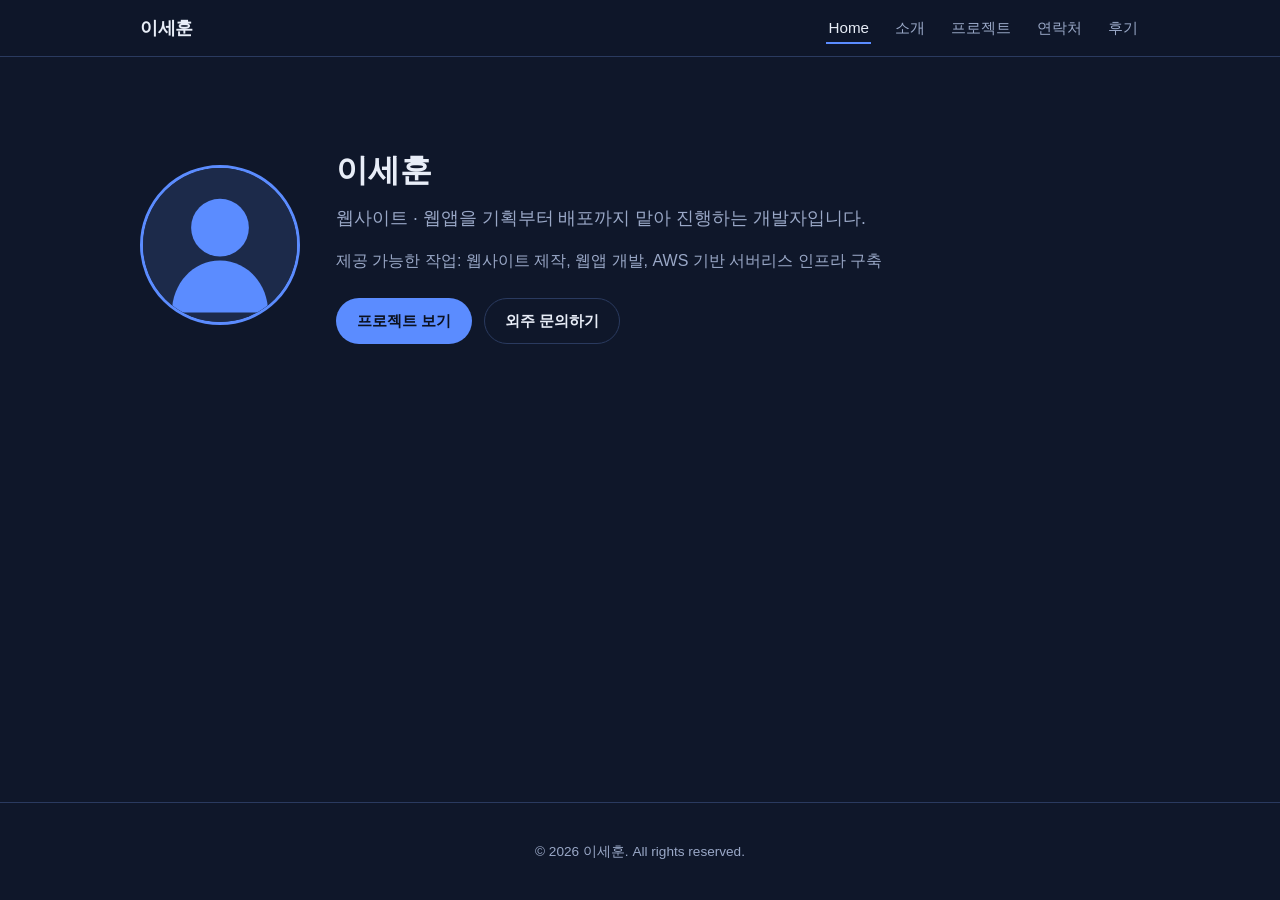
<file: index.html>
<!DOCTYPE html>
<html lang="ko">
<head>
  <meta charset="UTF-8" />
  <meta name="viewport" content="width=device-width, initial-scale=1.0" />
  <title>이세훈 | 자기소개</title>
  <link rel="stylesheet" href="css/style.css" />
</head>
<body data-page="home">
  <header class="site-header">
    <div class="nav-wrap">
      <a href="index.html" class="brand">이세훈</a>
      <button class="nav-toggle" aria-label="메뉴 열기">☰</button>
      <ul class="nav-links">
        <li><a href="index.html" data-page="home">Home</a></li>
        <li><a href="about.html" data-page="about">소개</a></li>
        <li><a href="projects.html" data-page="projects">프로젝트</a></li>
        <li><a href="contact.html" data-page="contact">연락처</a></li>
        <li><a href="reviews.html" data-page="reviews">후기</a></li>
      </ul>
    </div>
  </header>

  <main>
    <section class="hero">
      <img class="hero-photo" src="assets/profile-placeholder.svg" alt="이세훈 프로필 사진" />
      <div class="hero-text">
        <h1>이세훈</h1>
        <p class="hero-tagline">웹사이트 · 웹앱을 기획부터 배포까지 맡아 진행하는 개발자입니다.</p>
        <p class="hero-skills">제공 가능한 작업: 웹사이트 제작, 웹앱 개발, AWS 기반 서버리스 인프라 구축</p>
        <div class="btn-row">
          <a href="projects.html" class="btn btn-primary">프로젝트 보기</a>
          <a href="contact.html" class="btn btn-secondary">외주 문의하기</a>
        </div>
      </div>
    </section>
  </main>

  <footer class="site-footer">
    <p>&copy; 2026 이세훈. All rights reserved.</p>
  </footer>

  <script src="js/main.js"></script>
</body>
</html>
</file>
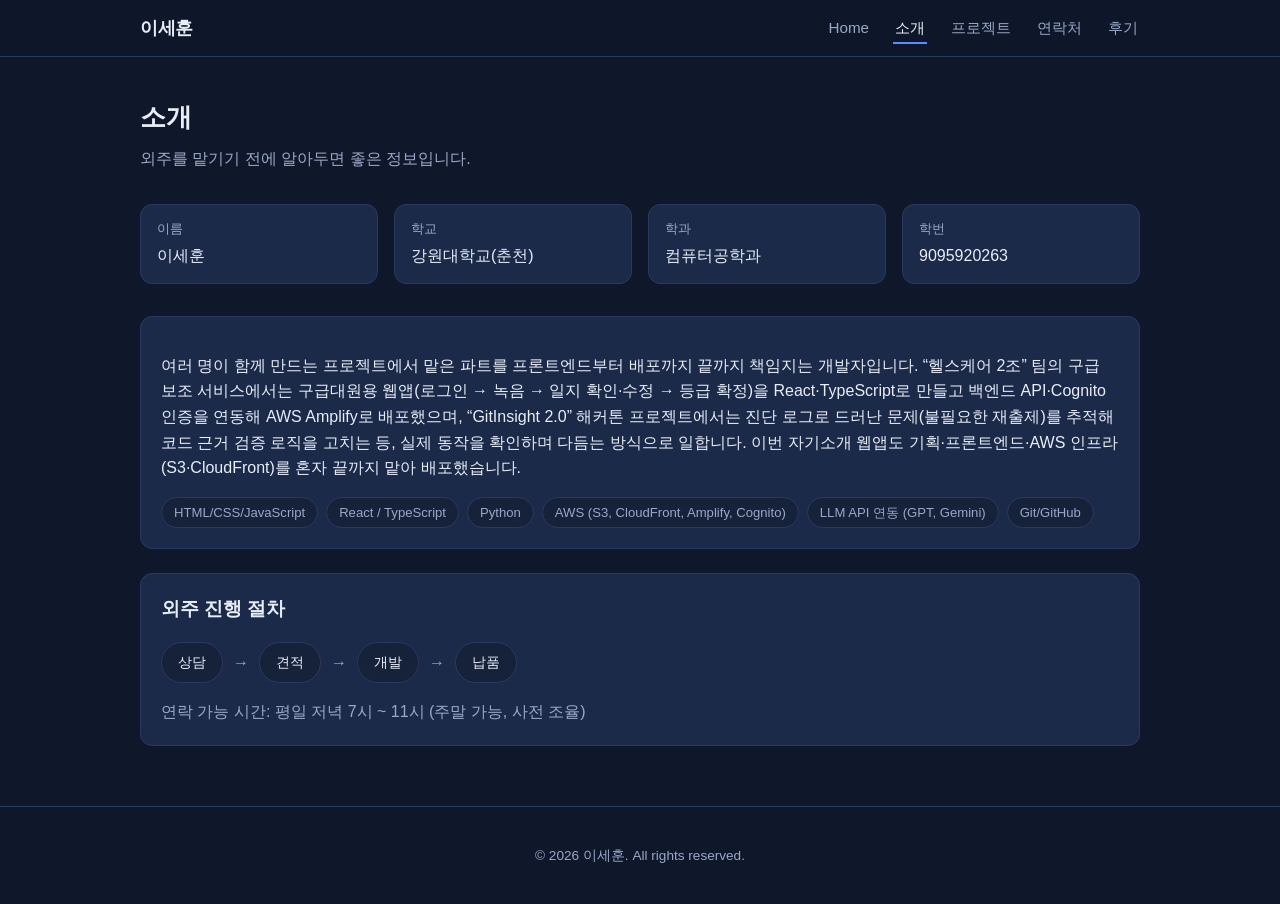
<file: about.html>
<!DOCTYPE html>
<html lang="ko">
<head>
  <meta charset="UTF-8" />
  <meta name="viewport" content="width=device-width, initial-scale=1.0" />
  <title>소개 | 이세훈</title>
  <link rel="stylesheet" href="css/style.css" />
</head>
<body data-page="about">
  <header class="site-header">
    <div class="nav-wrap">
      <a href="index.html" class="brand">이세훈</a>
      <button class="nav-toggle" aria-label="메뉴 열기">☰</button>
      <ul class="nav-links">
        <li><a href="index.html" data-page="home">Home</a></li>
        <li><a href="about.html" data-page="about">소개</a></li>
        <li><a href="projects.html" data-page="projects">프로젝트</a></li>
        <li><a href="contact.html" data-page="contact">연락처</a></li>
        <li><a href="reviews.html" data-page="reviews">후기</a></li>
      </ul>
    </div>
  </header>

  <main>
    <h1 class="section-title">소개</h1>
    <p class="section-subtitle">외주를 맡기기 전에 알아두면 좋은 정보입니다.</p>

    <div class="about-grid">
      <div class="about-meta">
        <div><span>이름</span>이세훈</div>
        <div><span>학교</span>강원대학교(춘천)</div>
        <div><span>학과</span>컴퓨터공학과</div>
        <div><span>학번</span>9095920263</div>
      </div>

      <div class="card">
        <p>
          여러 명이 함께 만드는 프로젝트에서 맡은 파트를 프론트엔드부터 배포까지 끝까지 책임지는 개발자입니다.
          &ldquo;헬스케어 2조&rdquo; 팀의 구급 보조 서비스에서는 구급대원용 웹앱(로그인 → 녹음 → 일지 확인·수정 → 등급 확정)을
          React·TypeScript로 만들고 백엔드 API·Cognito 인증을 연동해 AWS Amplify로 배포했으며,
          &ldquo;GitInsight 2.0&rdquo; 해커톤 프로젝트에서는 진단 로그로 드러난 문제(불필요한 재출제)를 추적해
          코드 근거 검증 로직을 고치는 등, 실제 동작을 확인하며 다듬는 방식으로 일합니다.
          이번 자기소개 웹앱도 기획·프론트엔드·AWS 인프라(S3·CloudFront)를 혼자 끝까지 맡아 배포했습니다.
        </p>
        <div class="tag-list">
          <span class="tag">HTML/CSS/JavaScript</span>
          <span class="tag">React / TypeScript</span>
          <span class="tag">Python</span>
          <span class="tag">AWS (S3, CloudFront, Amplify, Cognito)</span>
          <span class="tag">LLM API 연동 (GPT, Gemini)</span>
          <span class="tag">Git/GitHub</span>
        </div>
      </div>

      <div class="card">
        <h3 style="margin-top:0;">외주 진행 절차</h3>
        <div class="process-steps">
          <span class="process-step">상담</span>
          <span class="process-arrow">→</span>
          <span class="process-step">견적</span>
          <span class="process-arrow">→</span>
          <span class="process-step">개발</span>
          <span class="process-arrow">→</span>
          <span class="process-step">납품</span>
        </div>
        <p class="section-subtitle" style="margin-bottom:0;">연락 가능 시간: 평일 저녁 7시 ~ 11시 (주말 가능, 사전 조율)</p>
      </div>
    </div>
  </main>

  <footer class="site-footer">
    <p>&copy; 2026 이세훈. All rights reserved.</p>
  </footer>

  <script src="js/main.js"></script>
</body>
</html>
</file>
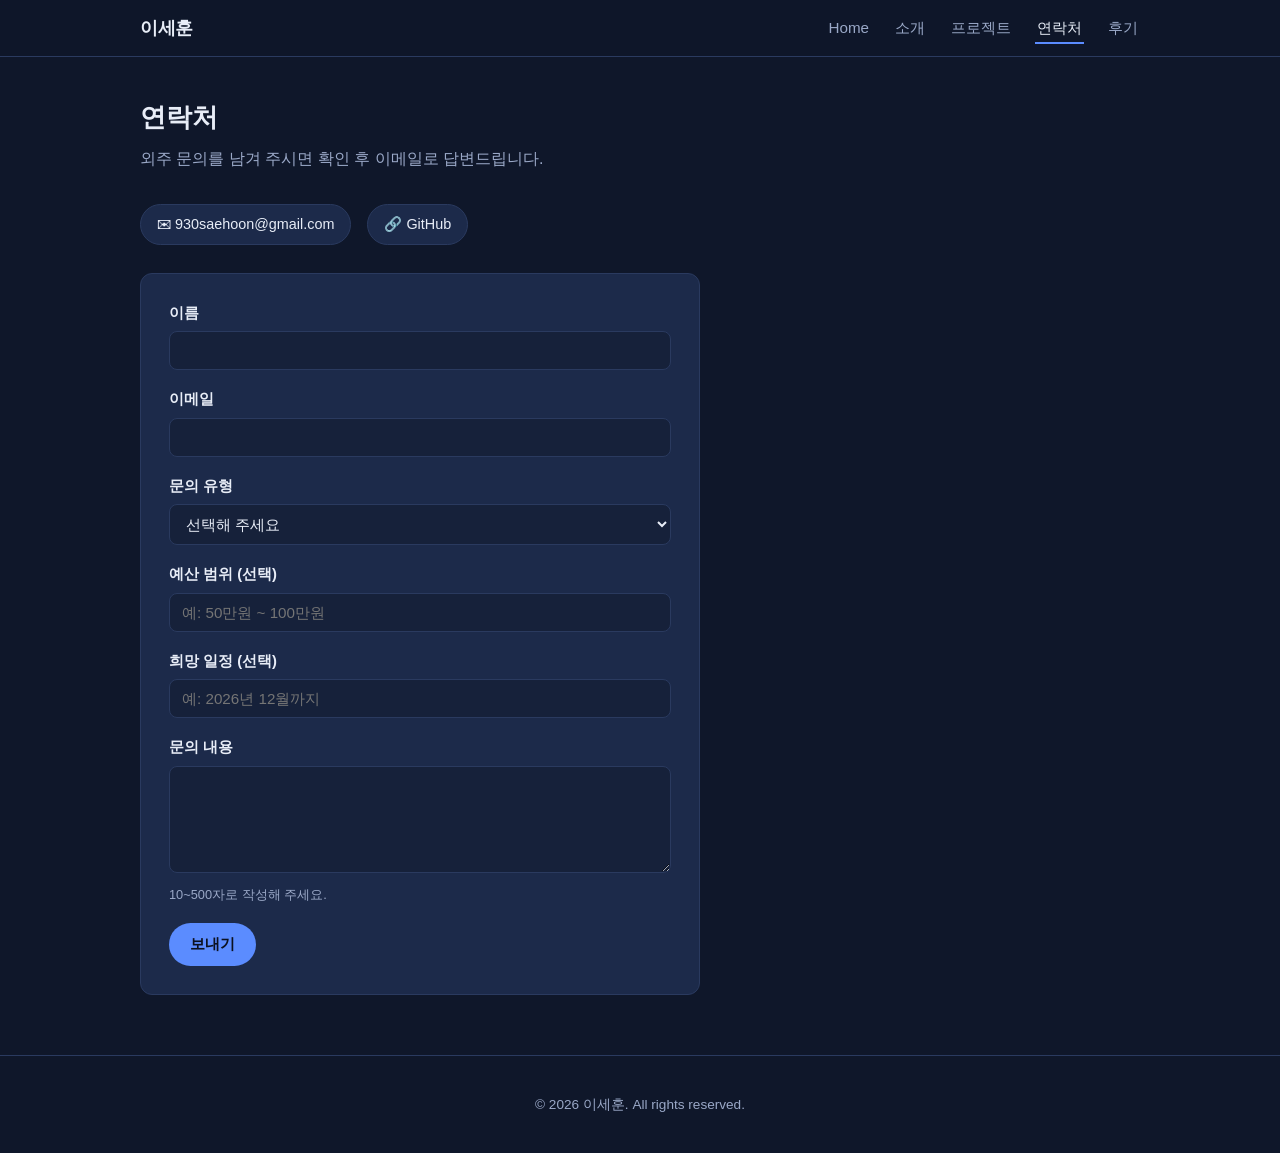
<file: contact.html>
<!DOCTYPE html>
<html lang="ko">
<head>
  <meta charset="UTF-8" />
  <meta name="viewport" content="width=device-width, initial-scale=1.0" />
  <title>연락처 | 이세훈</title>
  <link rel="stylesheet" href="css/style.css" />
</head>
<body data-page="contact">
  <header class="site-header">
    <div class="nav-wrap">
      <a href="index.html" class="brand">이세훈</a>
      <button class="nav-toggle" aria-label="메뉴 열기">☰</button>
      <ul class="nav-links">
        <li><a href="index.html" data-page="home">Home</a></li>
        <li><a href="about.html" data-page="about">소개</a></li>
        <li><a href="projects.html" data-page="projects">프로젝트</a></li>
        <li><a href="contact.html" data-page="contact">연락처</a></li>
        <li><a href="reviews.html" data-page="reviews">후기</a></li>
      </ul>
    </div>
  </header>

  <main>
    <h1 class="section-title">연락처</h1>
    <p class="section-subtitle">외주 문의를 남겨 주시면 확인 후 이메일로 답변드립니다.</p>

    <div class="contact-links">
      <a href="mailto:930saehoon@gmail.com">✉ 930saehoon@gmail.com</a>
      <a href="https://github.com/sehoon6295" target="_blank" rel="noopener">🔗 GitHub</a>
    </div>

    <form class="form-card" id="contact-form" novalidate>
      <div class="form-row" data-field="name">
        <label for="name">이름</label>
        <input type="text" id="name" name="name" maxlength="20" required />
        <p class="form-error"></p>
      </div>

      <div class="form-row" data-field="email">
        <label for="email">이메일</label>
        <input type="email" id="email" name="email" required />
        <p class="form-error"></p>
      </div>

      <div class="form-row" data-field="type">
        <label for="type">문의 유형</label>
        <select id="type" name="type" required>
          <option value="">선택해 주세요</option>
          <option value="website">웹사이트</option>
          <option value="webapp">웹앱</option>
          <option value="etc">기타</option>
        </select>
        <p class="form-error"></p>
      </div>

      <div class="form-row">
        <label for="budget">예산 범위 (선택)</label>
        <input type="text" id="budget" name="budget" placeholder="예: 50만원 ~ 100만원" />
      </div>

      <div class="form-row">
        <label for="deadline">희망 일정 (선택)</label>
        <input type="text" id="deadline" name="deadline" placeholder="예: 2026년 12월까지" />
      </div>

      <div class="form-row" data-field="message">
        <label for="message">문의 내용</label>
        <textarea id="message" name="message" rows="5" minlength="10" maxlength="500" required></textarea>
        <p class="form-hint">10~500자로 작성해 주세요.</p>
        <p class="form-error"></p>
      </div>

      <button type="submit" class="btn btn-primary" id="contact-submit">보내기</button>

      <div class="form-message" id="contact-message"></div>
    </form>
  </main>

  <footer class="site-footer">
    <p>&copy; 2026 이세훈. All rights reserved.</p>
  </footer>

  <script src="js/main.js"></script>
  <script src="js/contact.js"></script>
</body>
</html>
</file>
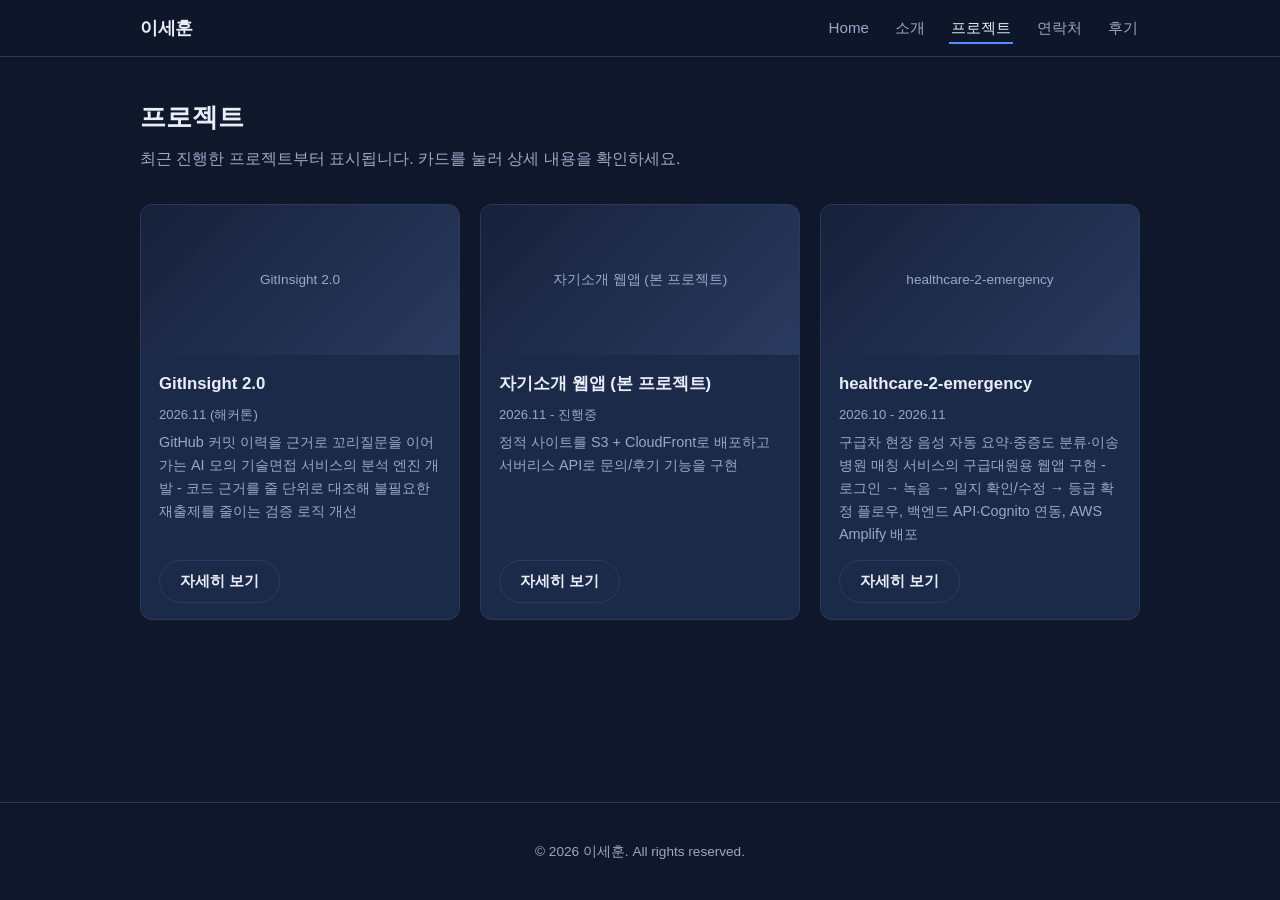
<file: projects.html>
<!DOCTYPE html>
<html lang="ko">
<head>
  <meta charset="UTF-8" />
  <meta name="viewport" content="width=device-width, initial-scale=1.0" />
  <title>프로젝트 | 이세훈</title>
  <link rel="stylesheet" href="css/style.css" />
</head>
<body data-page="projects">
  <header class="site-header">
    <div class="nav-wrap">
      <a href="index.html" class="brand">이세훈</a>
      <button class="nav-toggle" aria-label="메뉴 열기">☰</button>
      <ul class="nav-links">
        <li><a href="index.html" data-page="home">Home</a></li>
        <li><a href="about.html" data-page="about">소개</a></li>
        <li><a href="projects.html" data-page="projects">프로젝트</a></li>
        <li><a href="contact.html" data-page="contact">연락처</a></li>
        <li><a href="reviews.html" data-page="reviews">후기</a></li>
      </ul>
    </div>
  </header>

  <main>
    <h1 class="section-title">프로젝트</h1>
    <p class="section-subtitle">최근 진행한 프로젝트부터 표시됩니다. 카드를 눌러 상세 내용을 확인하세요.</p>

    <div class="project-grid" id="project-grid"></div>
  </main>

  <div class="modal-overlay" id="project-modal">
    <div class="modal-box">
      <button class="modal-close" id="modal-close" aria-label="닫기">&times;</button>
      <h3 id="modal-title"></h3>
      <div class="modal-field">
        <span>기간</span>
        <div id="modal-period"></div>
      </div>
      <div class="modal-field">
        <span>담당 역할</span>
        <div id="modal-role"></div>
      </div>
      <div class="modal-field">
        <span>사용 기술</span>
        <div id="modal-tech"></div>
      </div>
      <div class="modal-field">
        <span>결과</span>
        <div id="modal-result"></div>
      </div>
      <div class="modal-field">
        <span>관련 링크</span>
        <a id="modal-link" href="#" target="_blank" rel="noopener"></a>
      </div>
    </div>
  </div>

  <footer class="site-footer">
    <p>&copy; 2026 이세훈. All rights reserved.</p>
  </footer>

  <script src="js/main.js"></script>
  <script src="js/data.js"></script>
  <script src="js/projects.js"></script>
</body>
</html>
</file>
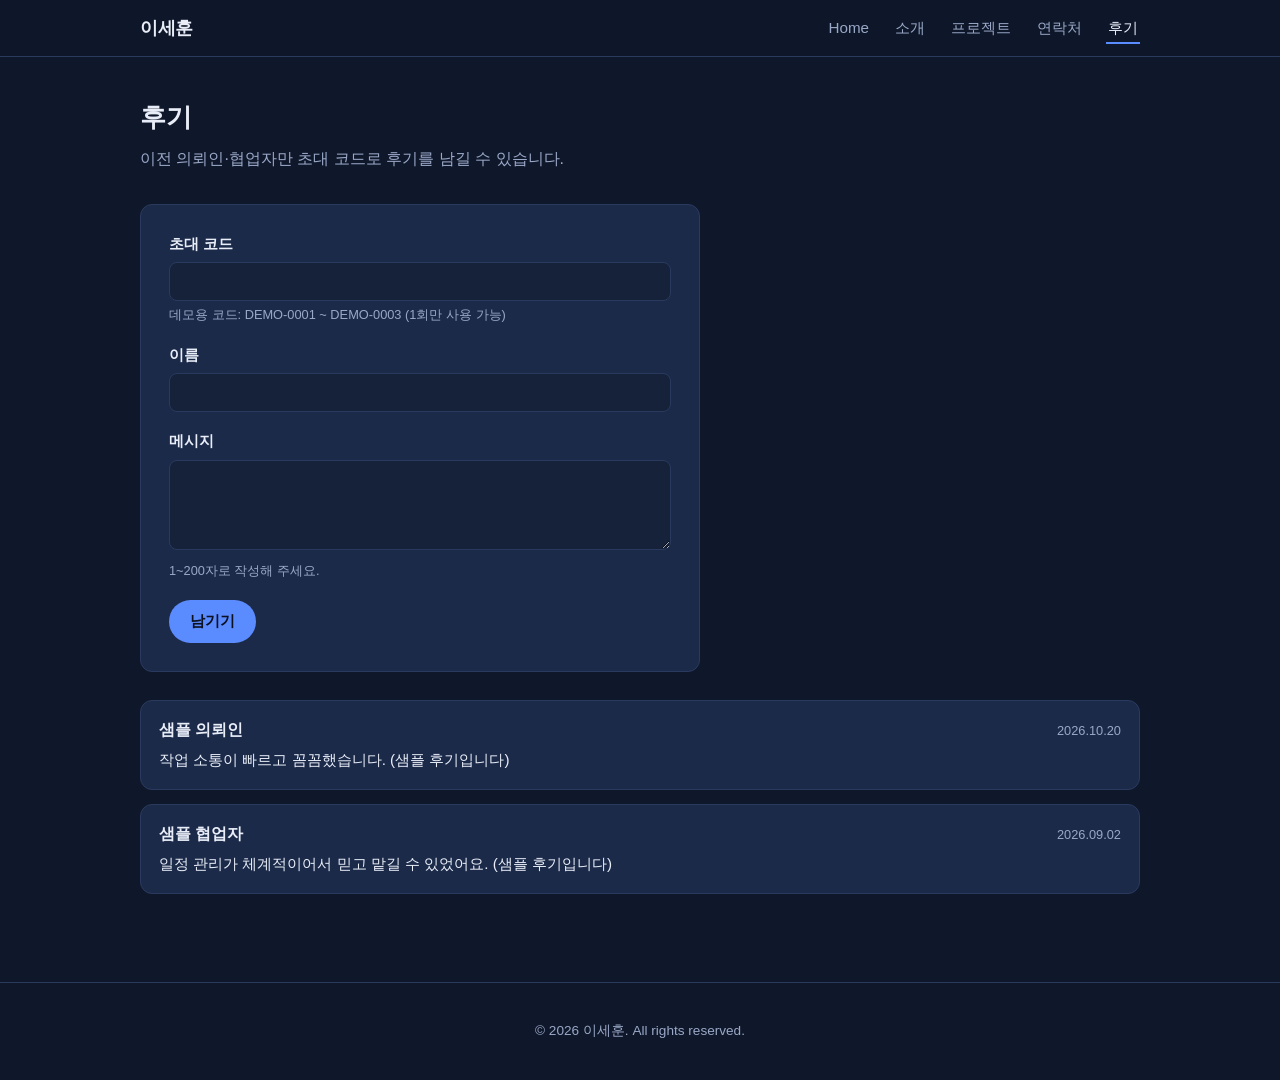
<file: reviews.html>
<!DOCTYPE html>
<html lang="ko">
<head>
  <meta charset="UTF-8" />
  <meta name="viewport" content="width=device-width, initial-scale=1.0" />
  <title>후기 | 이세훈</title>
  <link rel="stylesheet" href="css/style.css" />
</head>
<body data-page="reviews">
  <header class="site-header">
    <div class="nav-wrap">
      <a href="index.html" class="brand">이세훈</a>
      <button class="nav-toggle" aria-label="메뉴 열기">☰</button>
      <ul class="nav-links">
        <li><a href="index.html" data-page="home">Home</a></li>
        <li><a href="about.html" data-page="about">소개</a></li>
        <li><a href="projects.html" data-page="projects">프로젝트</a></li>
        <li><a href="contact.html" data-page="contact">연락처</a></li>
        <li><a href="reviews.html" data-page="reviews">후기</a></li>
      </ul>
    </div>
  </header>

  <main>
    <h1 class="section-title">후기</h1>
    <p class="section-subtitle">이전 의뢰인·협업자만 초대 코드로 후기를 남길 수 있습니다.</p>

    <form class="form-card" id="review-form" novalidate>
      <div class="form-row" data-field="code">
        <label for="code">초대 코드</label>
        <input type="text" id="code" name="code" required />
        <p class="form-hint">데모용 코드: DEMO-0001 ~ DEMO-0003 (1회만 사용 가능)</p>
        <p class="form-error"></p>
      </div>

      <div class="form-row" data-field="name">
        <label for="name">이름</label>
        <input type="text" id="name" name="name" maxlength="20" required />
        <p class="form-error"></p>
      </div>

      <div class="form-row" data-field="message">
        <label for="message">메시지</label>
        <textarea id="message" name="message" rows="4" maxlength="200" required></textarea>
        <p class="form-hint">1~200자로 작성해 주세요.</p>
        <p class="form-error"></p>
      </div>

      <button type="submit" class="btn btn-primary" id="review-submit">남기기</button>

      <div class="form-message" id="review-message-box"></div>
    </form>

    <div class="review-list" id="review-list"></div>

    <div class="load-more-wrap" id="load-more-wrap">
      <button class="btn btn-secondary" id="load-more-btn">더 보기</button>
    </div>
  </main>

  <footer class="site-footer">
    <p>&copy; 2026 이세훈. All rights reserved.</p>
  </footer>

  <script src="js/main.js"></script>
  <script src="js/data.js"></script>
  <script src="js/reviews.js"></script>
</body>
</html>
</file>
<file: css/style.css>
:root {
  --bg: #0f172a;
  --bg-elevated: #16213a;
  --surface: #1c2a4a;
  --border: #2a3a5f;
  --text: #e8edf7;
  --text-muted: #9aa8c7;
  --accent: #5b8cff;
  --accent-strong: #7aa2ff;
  --success: #3ddc97;
  --danger: #ff6b6b;
  --radius: 12px;
  --max-width: 1040px;
  font-size: 16px;
}

* {
  box-sizing: border-box;
}

html, body {
  margin: 0;
  padding: 0;
}

body {
  background: var(--bg);
  color: var(--text);
  font-family: "Segoe UI", "Pretendard", "Noto Sans KR", -apple-system, sans-serif;
  line-height: 1.6;
  min-height: 100vh;
  display: flex;
  flex-direction: column;
}

a {
  color: var(--accent-strong);
  text-decoration: none;
}

a:hover {
  text-decoration: underline;
}

img {
  max-width: 100%;
  display: block;
}

/* Header / Nav */
.site-header {
  position: sticky;
  top: 0;
  z-index: 50;
  background: rgba(15, 23, 42, 0.92);
  backdrop-filter: blur(6px);
  border-bottom: 1px solid var(--border);
}

.nav-wrap {
  max-width: var(--max-width);
  margin: 0 auto;
  display: flex;
  align-items: center;
  justify-content: space-between;
  padding: 14px 20px;
}

.brand {
  font-weight: 700;
  font-size: 1.1rem;
  color: var(--text);
  letter-spacing: -0.02em;
}

.brand:hover {
  text-decoration: none;
}

.nav-links {
  display: flex;
  gap: 22px;
  list-style: none;
  margin: 0;
  padding: 0;
}

.nav-links a {
  color: var(--text-muted);
  font-weight: 500;
  font-size: 0.95rem;
  padding: 6px 2px;
  border-bottom: 2px solid transparent;
}

.nav-links a:hover,
.nav-links a.active {
  color: var(--text);
  text-decoration: none;
  border-bottom-color: var(--accent);
}

.nav-toggle {
  display: none;
  background: none;
  border: 1px solid var(--border);
  color: var(--text);
  border-radius: 8px;
  padding: 6px 10px;
  font-size: 1rem;
  cursor: pointer;
}

/* Main content */
main {
  flex: 1;
  width: 100%;
  max-width: var(--max-width);
  margin: 0 auto;
  padding: 40px 20px 60px;
}

.section-title {
  font-size: 1.6rem;
  font-weight: 700;
  margin: 0 0 8px;
}

.section-subtitle {
  color: var(--text-muted);
  margin: 0 0 32px;
}

/* Footer */
.site-footer {
  border-top: 1px solid var(--border);
  padding: 24px 20px;
  text-align: center;
  color: var(--text-muted);
  font-size: 0.85rem;
}

/* Hero (Home) */
.hero {
  display: flex;
  align-items: center;
  gap: 36px;
  padding: 48px 0 24px;
  flex-wrap: wrap;
}

.hero-photo {
  width: 160px;
  height: 160px;
  border-radius: 50%;
  object-fit: cover;
  border: 3px solid var(--accent);
  background: var(--surface);
  flex-shrink: 0;
}

.hero-text h1 {
  margin: 0 0 8px;
  font-size: 2rem;
}

.hero-tagline {
  font-size: 1.1rem;
  color: var(--text-muted);
  margin: 0 0 16px;
}

.hero-skills {
  margin: 0 0 24px;
  color: var(--text-muted);
}

.btn-row {
  display: flex;
  gap: 12px;
  flex-wrap: wrap;
}

.btn {
  display: inline-block;
  padding: 10px 20px;
  border-radius: 999px;
  font-weight: 600;
  font-size: 0.95rem;
  cursor: pointer;
  border: 1px solid transparent;
  transition: transform 0.15s ease, opacity 0.15s ease;
}

.btn:hover {
  text-decoration: none;
  opacity: 0.9;
}

.btn-primary {
  background: var(--accent);
  color: #0b1120;
}

.btn-secondary {
  background: transparent;
  border-color: var(--border);
  color: var(--text);
}

.btn:disabled {
  opacity: 0.5;
  cursor: not-allowed;
}

/* Cards / tags */
.card {
  background: var(--surface);
  border: 1px solid var(--border);
  border-radius: var(--radius);
  padding: 20px;
}

.tag-list {
  display: flex;
  gap: 8px;
  flex-wrap: wrap;
  margin: 10px 0 0;
}

.tag {
  background: var(--bg-elevated);
  border: 1px solid var(--border);
  border-radius: 999px;
  padding: 4px 12px;
  font-size: 0.82rem;
  color: var(--text-muted);
}

/* About page */
.about-grid {
  display: grid;
  gap: 24px;
}

.about-meta {
  display: grid;
  grid-template-columns: repeat(auto-fit, minmax(160px, 1fr));
  gap: 16px;
  margin-bottom: 8px;
}

.about-meta div {
  background: var(--surface);
  border: 1px solid var(--border);
  border-radius: var(--radius);
  padding: 14px 16px;
}

.about-meta span {
  display: block;
  color: var(--text-muted);
  font-size: 0.8rem;
  margin-bottom: 4px;
}

.process-steps {
  display: flex;
  gap: 10px;
  flex-wrap: wrap;
  align-items: center;
  margin: 16px 0;
}

.process-step {
  background: var(--bg-elevated);
  border: 1px solid var(--border);
  border-radius: 999px;
  padding: 8px 16px;
  font-size: 0.9rem;
}

.process-arrow {
  color: var(--text-muted);
}

/* Projects */
.project-grid {
  display: grid;
  grid-template-columns: repeat(auto-fit, minmax(260px, 1fr));
  gap: 20px;
}

.project-card {
  background: var(--surface);
  border: 1px solid var(--border);
  border-radius: var(--radius);
  overflow: hidden;
  display: flex;
  flex-direction: column;
}

.project-thumb {
  width: 100%;
  height: 150px;
  background: linear-gradient(135deg, var(--bg-elevated), var(--border));
  display: flex;
  align-items: center;
  justify-content: center;
  color: var(--text-muted);
  font-size: 0.85rem;
}

.project-body {
  padding: 16px 18px;
  display: flex;
  flex-direction: column;
  gap: 6px;
  flex: 1;
}

.project-body h3 {
  margin: 0;
  font-size: 1.05rem;
}

.project-period {
  color: var(--text-muted);
  font-size: 0.82rem;
}

.project-desc {
  color: var(--text-muted);
  font-size: 0.9rem;
  flex: 1;
}

.project-card .btn {
  align-self: flex-start;
  margin-top: 8px;
}

.empty-state {
  color: var(--text-muted);
  text-align: center;
  padding: 40px 0;
}

/* Modal */
.modal-overlay {
  position: fixed;
  inset: 0;
  background: rgba(5, 10, 20, 0.7);
  display: none;
  align-items: center;
  justify-content: center;
  padding: 20px;
  z-index: 100;
}

.modal-overlay.open {
  display: flex;
}

.modal-box {
  background: var(--bg-elevated);
  border: 1px solid var(--border);
  border-radius: var(--radius);
  max-width: 520px;
  width: 100%;
  padding: 28px;
  position: relative;
  max-height: 85vh;
  overflow-y: auto;
}

.modal-close {
  position: absolute;
  top: 14px;
  right: 16px;
  background: none;
  border: none;
  color: var(--text-muted);
  font-size: 1.3rem;
  cursor: pointer;
}

.modal-box h3 {
  margin: 0 0 4px;
}

.modal-field {
  margin: 14px 0;
}

.modal-field span {
  display: block;
  color: var(--text-muted);
  font-size: 0.8rem;
  margin-bottom: 2px;
}

/* Forms */
.form-card {
  background: var(--surface);
  border: 1px solid var(--border);
  border-radius: var(--radius);
  padding: 28px;
  max-width: 560px;
}

.form-row {
  margin-bottom: 18px;
}

.form-row label {
  display: block;
  font-weight: 600;
  font-size: 0.92rem;
  margin-bottom: 6px;
}

.form-row input,
.form-row select,
.form-row textarea {
  width: 100%;
  padding: 10px 12px;
  background: var(--bg-elevated);
  border: 1px solid var(--border);
  border-radius: 8px;
  color: var(--text);
  font-size: 0.95rem;
  font-family: inherit;
}

.form-row input:focus,
.form-row select:focus,
.form-row textarea:focus {
  outline: none;
  border-color: var(--accent);
}

.form-error {
  color: var(--danger);
  font-size: 0.82rem;
  margin-top: 4px;
  display: none;
}

.form-row.invalid .form-error {
  display: block;
}

.form-row.invalid input,
.form-row.invalid textarea,
.form-row.invalid select {
  border-color: var(--danger);
}

.form-hint {
  color: var(--text-muted);
  font-size: 0.8rem;
  margin-top: 4px;
}

.form-message {
  margin-top: 16px;
  padding: 12px 14px;
  border-radius: 8px;
  font-size: 0.9rem;
  display: none;
}

.form-message.show {
  display: block;
}

.form-message.success {
  background: rgba(61, 220, 151, 0.12);
  color: var(--success);
  border: 1px solid rgba(61, 220, 151, 0.3);
}

.form-message.error {
  background: rgba(255, 107, 107, 0.12);
  color: var(--danger);
  border: 1px solid rgba(255, 107, 107, 0.3);
}

.contact-links {
  display: flex;
  gap: 16px;
  margin-bottom: 28px;
  flex-wrap: wrap;
}

.contact-links a {
  display: inline-flex;
  align-items: center;
  gap: 6px;
  color: var(--text);
  background: var(--surface);
  border: 1px solid var(--border);
  border-radius: 999px;
  padding: 8px 16px;
  font-size: 0.9rem;
}

.contact-links a:hover {
  text-decoration: none;
  border-color: var(--accent);
}

/* Reviews */
.review-list {
  display: flex;
  flex-direction: column;
  gap: 14px;
  margin: 28px 0;
}

.review-item {
  background: var(--surface);
  border: 1px solid var(--border);
  border-radius: var(--radius);
  padding: 16px 18px;
}

.review-item .review-head {
  display: flex;
  justify-content: space-between;
  align-items: baseline;
  margin-bottom: 6px;
}

.review-name {
  font-weight: 700;
}

.review-date {
  color: var(--text-muted);
  font-size: 0.8rem;
}

.review-message {
  color: var(--text);
  font-size: 0.95rem;
}

.load-more-wrap {
  text-align: center;
  margin: 12px 0 32px;
}

@media (max-width: 720px) {
  .nav-links {
    position: fixed;
    top: 58px;
    left: 0;
    right: 0;
    background: var(--bg-elevated);
    border-bottom: 1px solid var(--border);
    flex-direction: column;
    padding: 16px 20px;
    gap: 14px;
    display: none;
  }

  .nav-links.open {
    display: flex;
  }

  .nav-toggle {
    display: inline-block;
  }

  .hero {
    flex-direction: column;
    text-align: center;
  }

  .btn-row {
    justify-content: center;
  }
}
</file>
